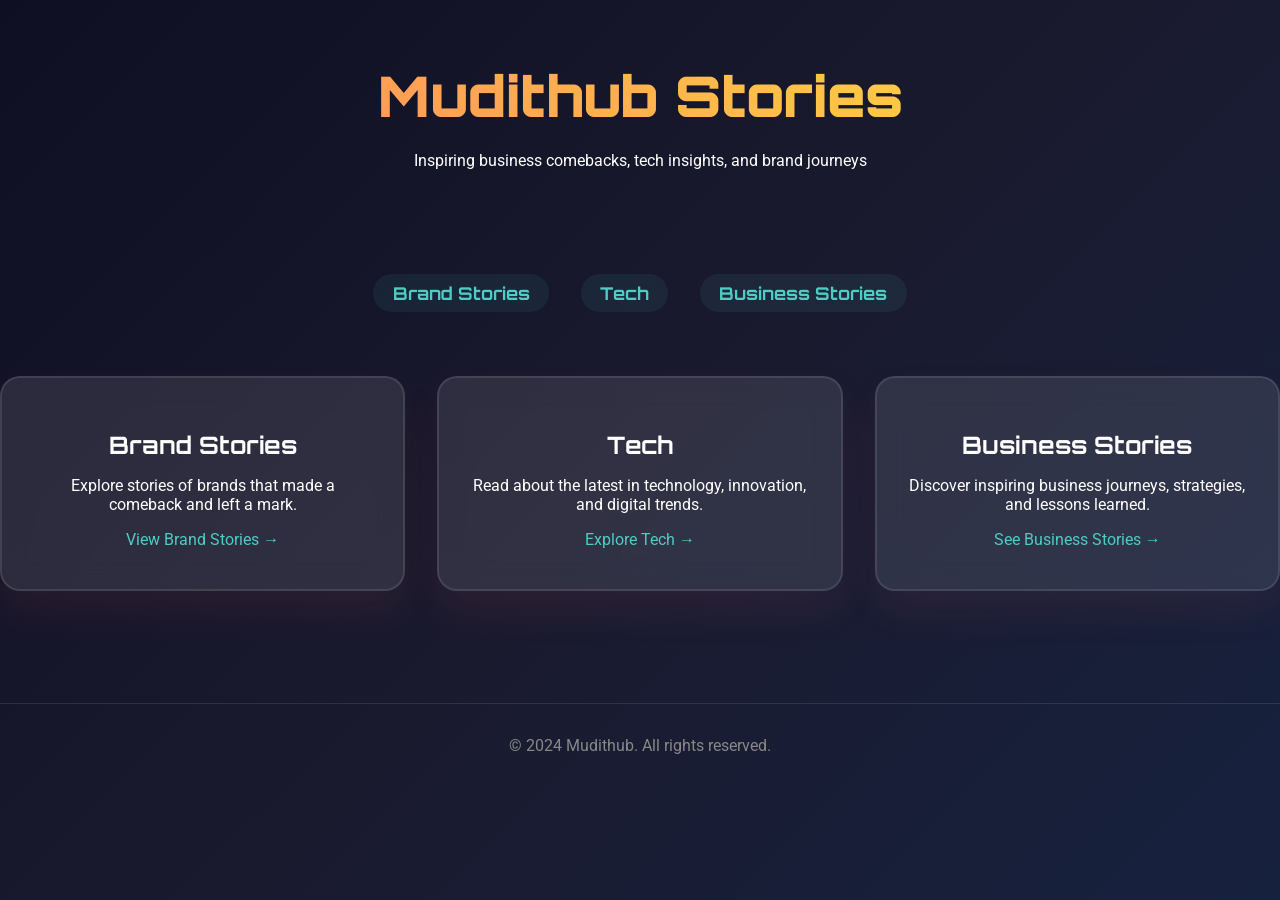
<file: index.html>
<!DOCTYPE html>
<html lang="en">
<head>
  <meta charset="UTF-8">
  <meta name="viewport" content="width=device-width, initial-scale=1.0">
  <title>Mudithub Stories</title>
  <link rel="icon" href="/mudithub-stagging/favicon.ico" type="image/x-icon">
  <link rel="stylesheet" href="assets/style.css">
</head>
<body>
  <header>
    <h1>Mudithub Stories</h1>
    <p>Inspiring business comebacks, tech insights, and brand journeys</p>
  </header>
  <nav class="main-nav">
    <a href="brand-stories/companies/" class="nav-link">Brand Stories</a>
    <a href="tech/" class="nav-link">Tech</a>
    <a href="business-stories/" class="nav-link">Business Stories</a>
  </nav>
  <section class="card-grid">
    <div class="card">
      <h2>Brand Stories</h2>
      <p>Explore stories of brands that made a comeback and left a mark.</p>
      <a href="brand-stories/companies/">View Brand Stories &rarr;</a>
    </div>
    <div class="card">
      <h2>Tech</h2>
      <p>Read about the latest in technology, innovation, and digital trends.</p>
      <a href="tech/">Explore Tech &rarr;</a>
    </div>
    <div class="card">
      <h2>Business Stories</h2>
      <p>Discover inspiring business journeys, strategies, and lessons learned.</p>
      <a href="business-stories/">See Business Stories &rarr;</a>
    </div>
  </section>
  <footer>
    &copy; 2024 Mudithub. All rights reserved.
  </footer>
</body>
</html>
</file>
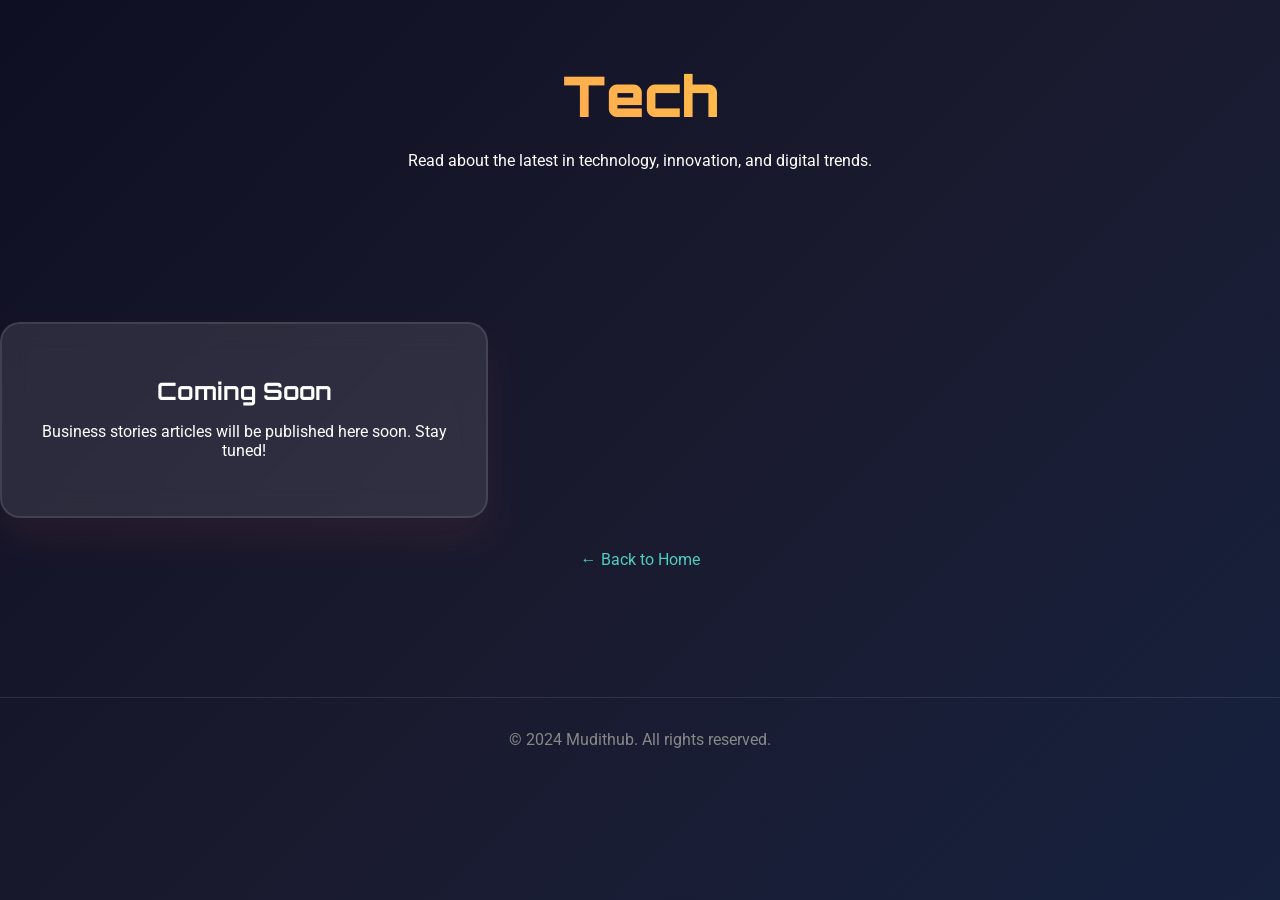
<file: business-stories/index.html>
<!DOCTYPE html>
<html lang="en">
<head>
  <meta charset="UTF-8">
  <meta name="viewport" content="width=device-width, initial-scale=1.0">
  <title>Business Stories</title>
  <link rel="icon" href="/mudithub-stagging/favicon.ico" type="image/x-icon">
  <link rel="stylesheet" href="../assets/style.css">
</head>
<body>
  <header>
    <h1>Tech</h1>
    <p>Read about the latest in technology, innovation, and digital trends.</p>
  </header>
  <main style="text-align:center; margin: 3rem 0;">
    <div class="card-grid">
      <div class="card">
        <h2>Coming Soon</h2>
        <p>Business stories articles will be published here soon. Stay tuned!</p>
      </div>
    </div>
    <a href="../index.html">&larr; Back to Home</a>
  </main>
  <footer>
    &copy; 2024 Mudithub. All rights reserved.
  </footer>
</body>
</html>
</file>
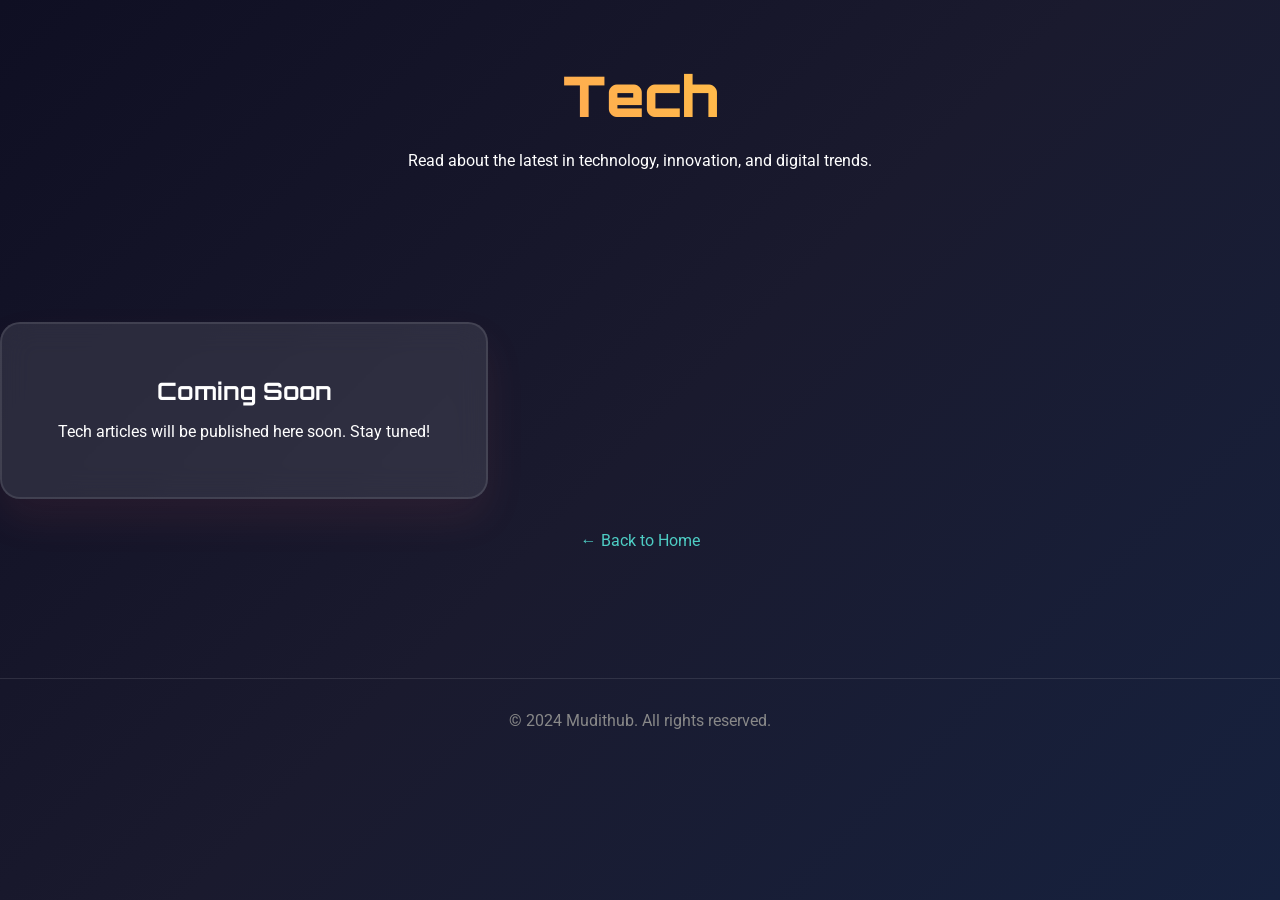
<file: tech/index.html>
<!DOCTYPE html>
<html lang="en">
<head>
  <meta charset="UTF-8">
  <meta name="viewport" content="width=device-width, initial-scale=1.0">
  <title>Tech</title>
  <link rel="icon" href="/mudithub-stagging/favicon.ico" type="image/x-icon">
  <link rel="stylesheet" href="../assets/style.css">
</head>
<body>
  <header>
    <h1>Tech</h1>
    <p>Read about the latest in technology, innovation, and digital trends.</p>
  </header>
  <main style="text-align:center; margin: 3rem 0;">
    <div class="card-grid">
      <div class="card">
        <h2>Coming Soon</h2>
        <p>Tech articles will be published here soon. Stay tuned!</p>
      </div>
    </div>
    <a href="../index.html">&larr; Back to Home</a>
  </main>
  <footer>
    &copy; 2024 Mudithub. All rights reserved.
  </footer>
</body>
</html>
</file>
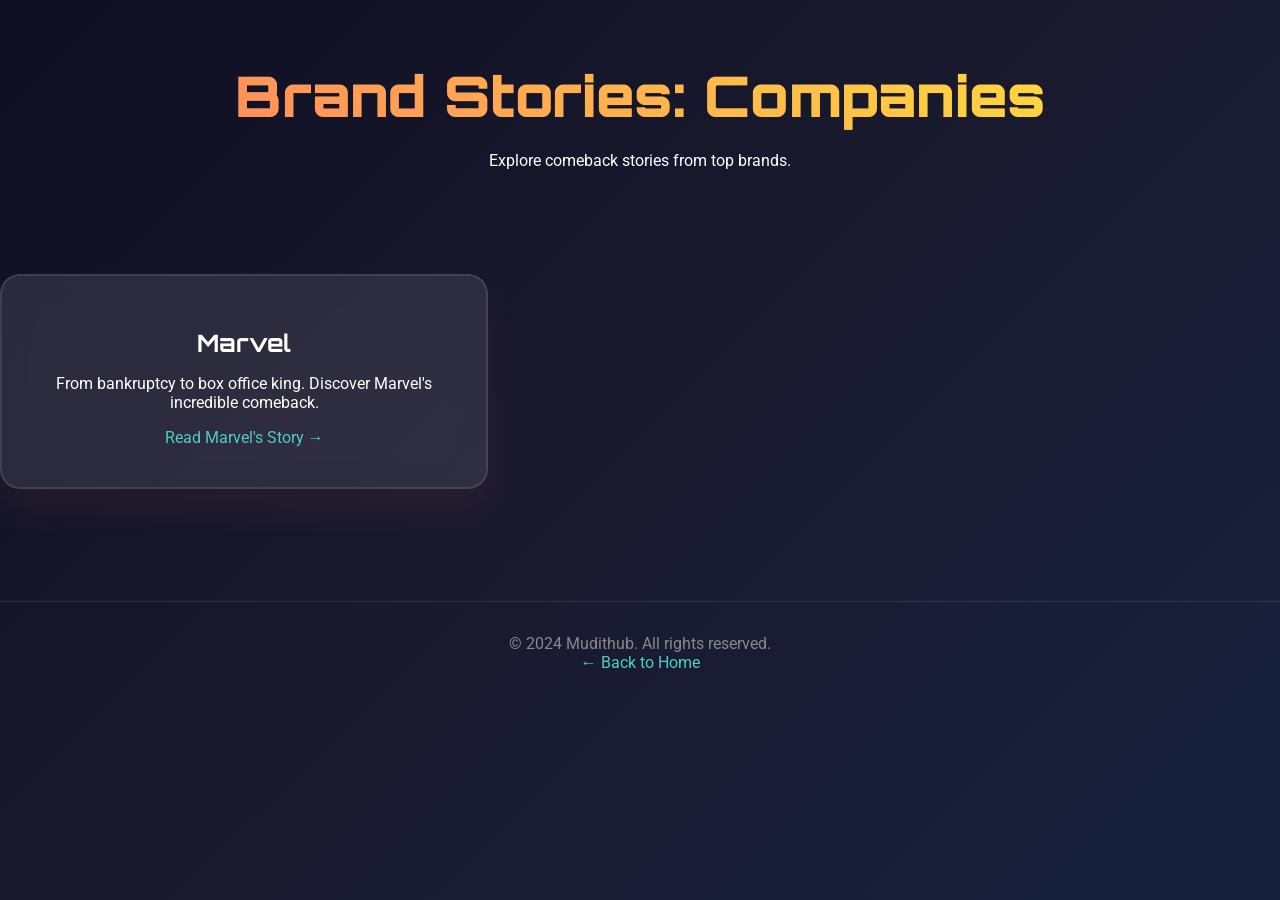
<file: brand-stories/companies/index.html>
<!DOCTYPE html>
<html lang="en">
<head>
  <meta charset="UTF-8">
  <meta name="viewport" content="width=device-width, initial-scale=1.0">
  <title>Brand Stories: Companies</title>
  <link rel="icon" href="/mudithub-stagging/favicon.ico" type="image/x-icon">
  <link rel="stylesheet" href="../../assets/style.css">
</head>
<body>
  <header>
    <h1>Brand Stories: Companies</h1>
    <p>Explore comeback stories from top brands.</p>
  </header>
  <section class="card-grid">
    <div class="card">
      <h2>Marvel</h2>
      <p>From bankruptcy to box office king. Discover Marvel's incredible comeback.</p>
      <a href="marvel/">Read Marvel's Story &rarr;</a>
    </div>
    <!-- Add more company cards here as you grow -->
  </section>
  <footer>
    &copy; 2024 Mudithub. All rights reserved.<br>
    <a href="../../index.html">&larr; Back to Home</a>
  </footer>
</body>
</html>
</file>
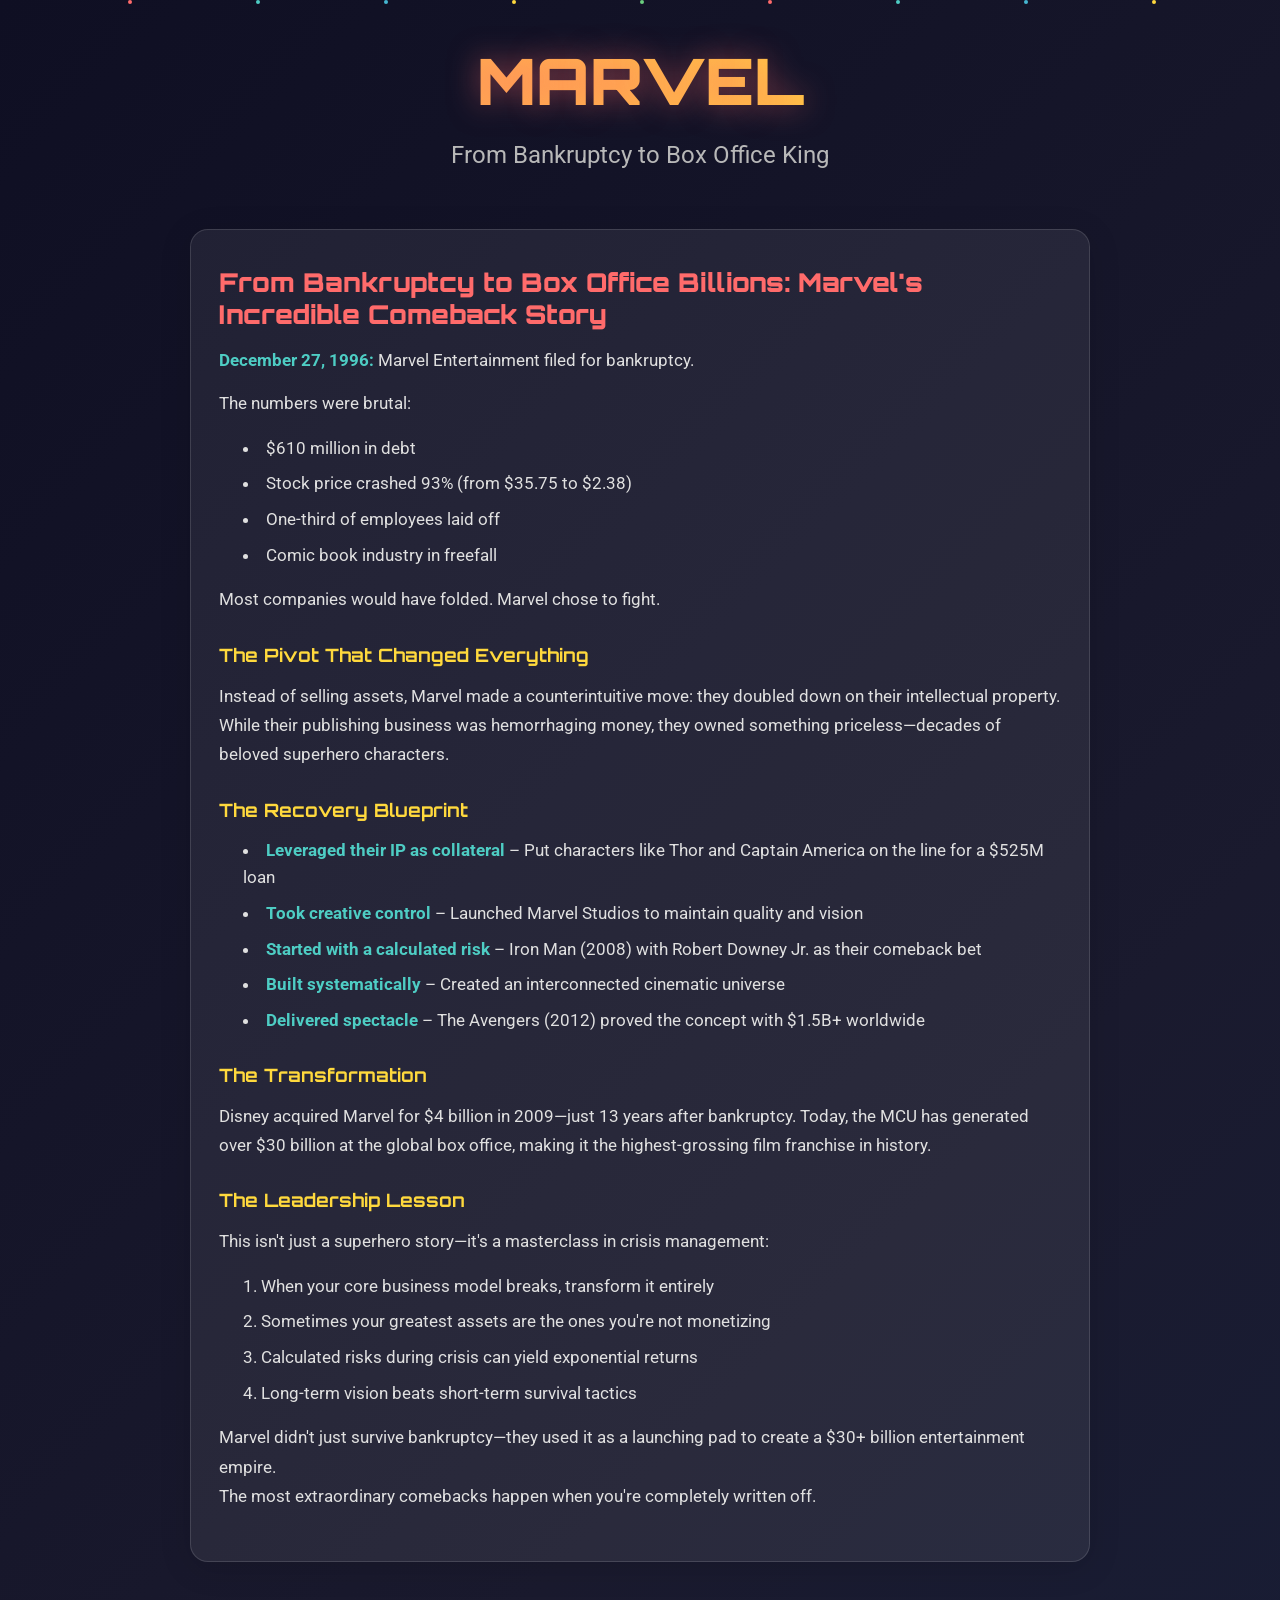
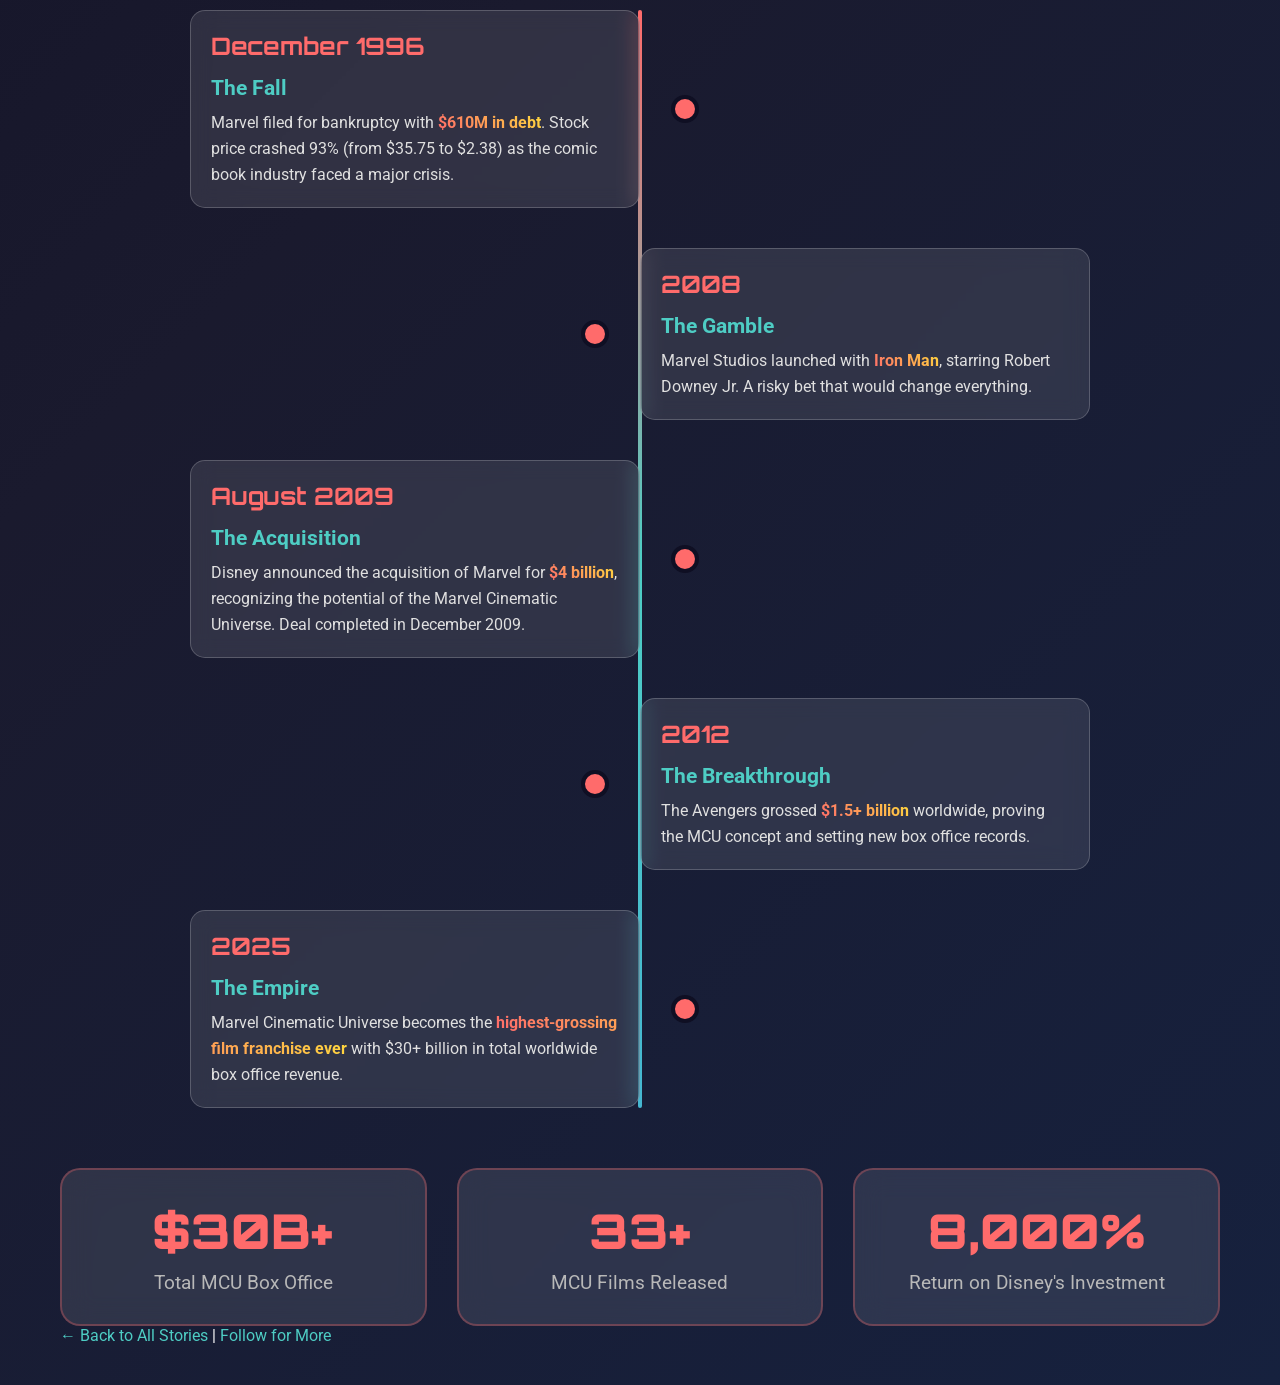
<file: companies/marvel/index.html>
<!DOCTYPE html>
<html lang="en">
<head>
    <meta charset="UTF-8">
    <meta name="viewport" content="width=device-width, initial-scale=1.0">
    <meta name="description" content="Marvel's incredible comeback: from bankruptcy to box office king. Discover how Marvel turned crisis into triumph and became a global entertainment powerhouse.">
    <title>Marvel: From Bankruptcy to Box Office King | Business Comeback Stories</title>
    <link rel="icon" href="/business-comeback-stories/favicon.ico" type="image/x-icon">
    <style>
        @import url('https://fonts.googleapis.com/css2?family=Orbitron:wght@400;700;900&family=Roboto:wght@300;400;700&display=swap');
        
        * {
            margin: 0;
            padding: 0;
            box-sizing: border-box;
        }
        
        body {
            font-family: 'Roboto', sans-serif;
            background: linear-gradient(135deg, #0f0f23 0%, #1a1a2e 50%, #16213e 100%);
            color: white;
            overflow-x: hidden;
        }
        
        .container {
            max-width: 1200px;
            margin: 0 auto;
            padding: 40px 20px;
            position: relative;
        }
        
        .header {
            text-align: center;
            margin-bottom: 60px;
            position: relative;
            z-index: 10;
        }
        
        .marvel-logo {
            font-family: 'Orbitron', sans-serif;
            font-size: 4rem;
            font-weight: 900;
            background: linear-gradient(45deg, #ff6b6b, #ffd93d, #6bcf7f, #4ecdc4, #45b7d1);
            background-size: 400% 400%;
            -webkit-background-clip: text;
            background-clip: text;
            -webkit-text-fill-color: transparent;
            animation: gradientShift 3s ease-in-out infinite;
            text-shadow: 0 0 30px rgba(255, 107, 107, 0.5);
            margin-bottom: 20px;
        }
        
        @keyframes gradientShift {
            0%, 100% { background-position: 0% 50%; }
            50% { background-position: 100% 50%; }
        }
        
        .subtitle {
            font-size: 1.5rem;
            color: #b8b8b8;
            margin-bottom: 10px;
        }
        
        .timeline {
            position: relative;
            max-width: 900px;
            margin: 0 auto;
        }
        
        .timeline::before {
            content: '';
            position: absolute;
            left: 50%;
            top: 0;
            bottom: 0;
            width: 4px;
            background: linear-gradient(to bottom, #ff6b6b, #4ecdc4, #45b7d1);
            transform: translateX(-50%);
            border-radius: 2px;
        }
        
        .timeline-item {
            position: relative;
            margin: 40px 0;
            padding: 20px;
            background: rgba(255, 255, 255, 0.1);
            backdrop-filter: blur(10px);
            border-radius: 15px;
            border: 1px solid rgba(255, 255, 255, 0.2);
            transition: transform 0.3s ease, box-shadow 0.3s ease;
        }
        
        .timeline-item:hover {
            transform: translateY(-5px);
            box-shadow: 0 20px 40px rgba(255, 107, 107, 0.2);
        }
        
        .timeline-item:nth-child(odd) {
            margin-right: 50%;
            margin-left: 0;
        }
        
        .timeline-item:nth-child(even) {
            margin-left: 50%;
            margin-right: 0;
        }
        
        .timeline-item::before {
            content: '';
            position: absolute;
            width: 20px;
            height: 20px;
            background: #ff6b6b;
            border-radius: 50%;
            border: 4px solid #0f0f23;
            top: 50%;
            transform: translateY(-50%);
        }
        
        .timeline-item:nth-child(odd)::before {
            right: -60px;
        }
        
        .timeline-item:nth-child(even)::before {
            left: -60px;
        }
        
        .year {
            font-family: 'Orbitron', sans-serif;
            font-size: 1.5rem;
            font-weight: 700;
            color: #ff6b6b;
            margin-bottom: 15px;
        }
        
        .event-title {
            font-size: 1.3rem;
            font-weight: 700;
            margin-bottom: 10px;
            color: #4ecdc4;
        }
        
        .event-description {
            font-size: 1rem;
            line-height: 1.6;
            color: #e0e0e0;
        }
        
        .highlight {
            background: linear-gradient(45deg, #ff6b6b, #ffd93d);
            -webkit-background-clip: text;
            background-clip: text;
            -webkit-text-fill-color: transparent;
            font-weight: 700;
        }
        
        .stats-container {
            display: grid;
            grid-template-columns: repeat(auto-fit, minmax(300px, 1fr));
            gap: 30px;
            margin-top: 60px;
        }
        
        .stat-card {
            background: rgba(255, 255, 255, 0.1);
            backdrop-filter: blur(15px);
            padding: 30px;
            border-radius: 20px;
            border: 2px solid rgba(255, 107, 107, 0.3);
            text-align: center;
            transition: transform 0.3s ease, border-color 0.3s ease;
        }
        
        .stat-card:hover {
            transform: scale(1.05);
            border-color: rgba(255, 107, 107, 0.8);
        }
        
        .stat-number {
            font-family: 'Orbitron', sans-serif;
            font-size: 3rem;
            font-weight: 900;
            color: #ff6b6b;
            margin-bottom: 10px;
        }
        
        .stat-label {
            font-size: 1.2rem;
            color: #b8b8b8;
        }
        
        .particles {
            position: absolute;
            top: 0;
            left: 0;
            width: 100%;
            height: 100%;
            pointer-events: none;
            z-index: 1;
        }
        
        .particle {
            position: absolute;
            width: 4px;
            height: 4px;
            background: #ff6b6b;
            border-radius: 50%;
            animation: float 6s infinite ease-in-out;
        }
        
        @keyframes float {
            0%, 100% { transform: translateY(0px) rotate(0deg); }
            50% { transform: translateY(-20px) rotate(180deg); }
        }
        
        .particle:nth-child(1) { left: 10%; animation-delay: 0s; }
        .particle:nth-child(2) { left: 20%; animation-delay: 1s; background: #4ecdc4; }
        .particle:nth-child(3) { left: 30%; animation-delay: 2s; background: #45b7d1; }
        .particle:nth-child(4) { left: 40%; animation-delay: 3s; background: #ffd93d; }
        .particle:nth-child(5) { left: 50%; animation-delay: 4s; background: #6bcf7f; }
        .particle:nth-child(6) { left: 60%; animation-delay: 5s; background: #ff6b6b; }
        .particle:nth-child(7) { left: 70%; animation-delay: 1.5s; background: #4ecdc4; }
        .particle:nth-child(8) { left: 80%; animation-delay: 2.5s; background: #45b7d1; }
        .particle:nth-child(9) { left: 90%; animation-delay: 3.5s; background: #ffd93d; }
        
        @media (max-width: 768px) {
            .marvel-logo {
                font-size: 2.5rem;
            }
            
            .timeline-item:nth-child(odd),
            .timeline-item:nth-child(even) {
                margin-left: 30px;
                margin-right: 0;
            }
            
            .timeline::before {
                left: 15px;
            }
            
            .timeline-item::before {
                left: -25px !important;
            }
            
            .stats-container {
                grid-template-columns: 1fr;
            }
        }

        .marvel-story,
        .marvel-story * {
            font-family: 'Roboto', sans-serif;
            color: #e0e0e0;
        }

        .marvel-story {
            background: rgba(255, 255, 255, 0.07);
            border: 1.5px solid rgba(255, 255, 255, 0.13);
            border-radius: 18px;
            padding: 36px 28px;
            margin-bottom: 48px;
            font-size: 1.08rem;
            max-width: 900px;
            margin-left: auto;
            margin-right: auto;
            box-shadow: 0 6px 32px 0 rgba(0,0,0,0.13);
        }

        .marvel-story h2, .marvel-story h3 {
            font-family: 'Orbitron', sans-serif;
            font-weight: 900;
            color: #ff6b6b;
            margin-bottom: 16px;
        }

        .marvel-story h3 {
            color: #ffd93d;
            font-size: 1.15rem;
            font-weight: 700;
            margin-top: 28px;
        }

        .marvel-story ul,
        .marvel-story ol {
            margin: 16px 0 16px 0;
            padding-left: 24px;
            list-style-position: inside;
        }

        .marvel-story li {
            margin-bottom: 8px;
            line-height: 1.6;
            font-size: 1.08rem;
            color: #e0e0e0;
        }

        .marvel-story strong {
            color: #4ecdc4;
            font-weight: 700;
        }

        .marvel-story p {
            margin-bottom: 14px;
            line-height: 1.7;
        }
    </style>
</head>
<body>
    <div class="particles">
        <div class="particle"></div>
        <div class="particle"></div>
        <div class="particle"></div>
        <div class="particle"></div>
        <div class="particle"></div>
        <div class="particle"></div>
        <div class="particle"></div>
        <div class="particle"></div>
        <div class="particle"></div>
    </div>
    
    <div class="container">
        <header class="header">
            <div class="marvel-logo">MARVEL</div>
            <div class="subtitle">From Bankruptcy to Box Office King</div>
        </header>
        
        <main>
            <div id="story-section"></div>
            <script>
                fetch('marvel-story.html')
                  .then(response => response.text())
                  .then(data => {
                    document.getElementById('story-section').innerHTML = data;
                  });
            </script>
            <div class="timeline">
                <div class="timeline-item">
                    <div class="year">December 1996</div>
                    <div class="event-title">The Fall</div>
                    <div class="event-description">
                        Marvel filed for bankruptcy with <span class="highlight">$610M in debt</span>. 
                        Stock price crashed 93% (from $35.75 to $2.38) as the comic book industry faced a major crisis.
                    </div>
                </div>
                
                <div class="timeline-item">
                    <div class="year">2008</div>
                    <div class="event-title">The Gamble</div>
                    <div class="event-description">
                        Marvel Studios launched with <span class="highlight">Iron Man</span>, 
                        starring Robert Downey Jr. A risky bet that would change everything.
                    </div>
                </div>
                
                <div class="timeline-item">
                    <div class="year">August 2009</div>
                    <div class="event-title">The Acquisition</div>
                    <div class="event-description">
                        Disney announced the acquisition of Marvel for <span class="highlight">$4 billion</span>, 
                        recognizing the potential of the Marvel Cinematic Universe. Deal completed in December 2009.
                    </div>
                </div>
                
                <div class="timeline-item">
                    <div class="year">2012</div>
                    <div class="event-title">The Breakthrough</div>
                    <div class="event-description">
                        The Avengers grossed <span class="highlight">$1.5+ billion</span> worldwide, 
                        proving the MCU concept and setting new box office records.
                    </div>
                </div>
                
                <div class="timeline-item">
                    <div class="year">2025</div>
                    <div class="event-title">The Empire</div>
                    <div class="event-description">
                        Marvel Cinematic Universe becomes the <span class="highlight">highest-grossing 
                        film franchise ever</span> with $30+ billion in total worldwide box office revenue.
                    </div>
                </div>
            </div>
            
            <div class="stats-container">
                <div class="stat-card">
                    <div class="stat-number">$30B+</div>
                    <div class="stat-label">Total MCU Box Office</div>
                </div>
                
                <div class="stat-card">
                    <div class="stat-number">33+</div>
                    <div class="stat-label">MCU Films Released</div>
                </div>
                
                <div class="stat-card">
                    <div class="stat-number">8,000%</div>
                    <div class="stat-label">Return on Disney's Investment</div>
                </div>
            </div>
        </main>
        <footer class="footer">
            <p class="footer-text">
                <a href="../../" style="color: #4ecdc4; text-decoration: none;">← Back to All Stories</a> | 
                <a href="https://linkedin.com/in/mjkota" style="color: #4ecdc4; text-decoration: none;" aria-label="Follow Mudit Jain on LinkedIn" target="_blank" rel="noopener noreferrer">Follow for More</a>
            </p>
        </footer>
    </div>
</body>
</html>
</file>
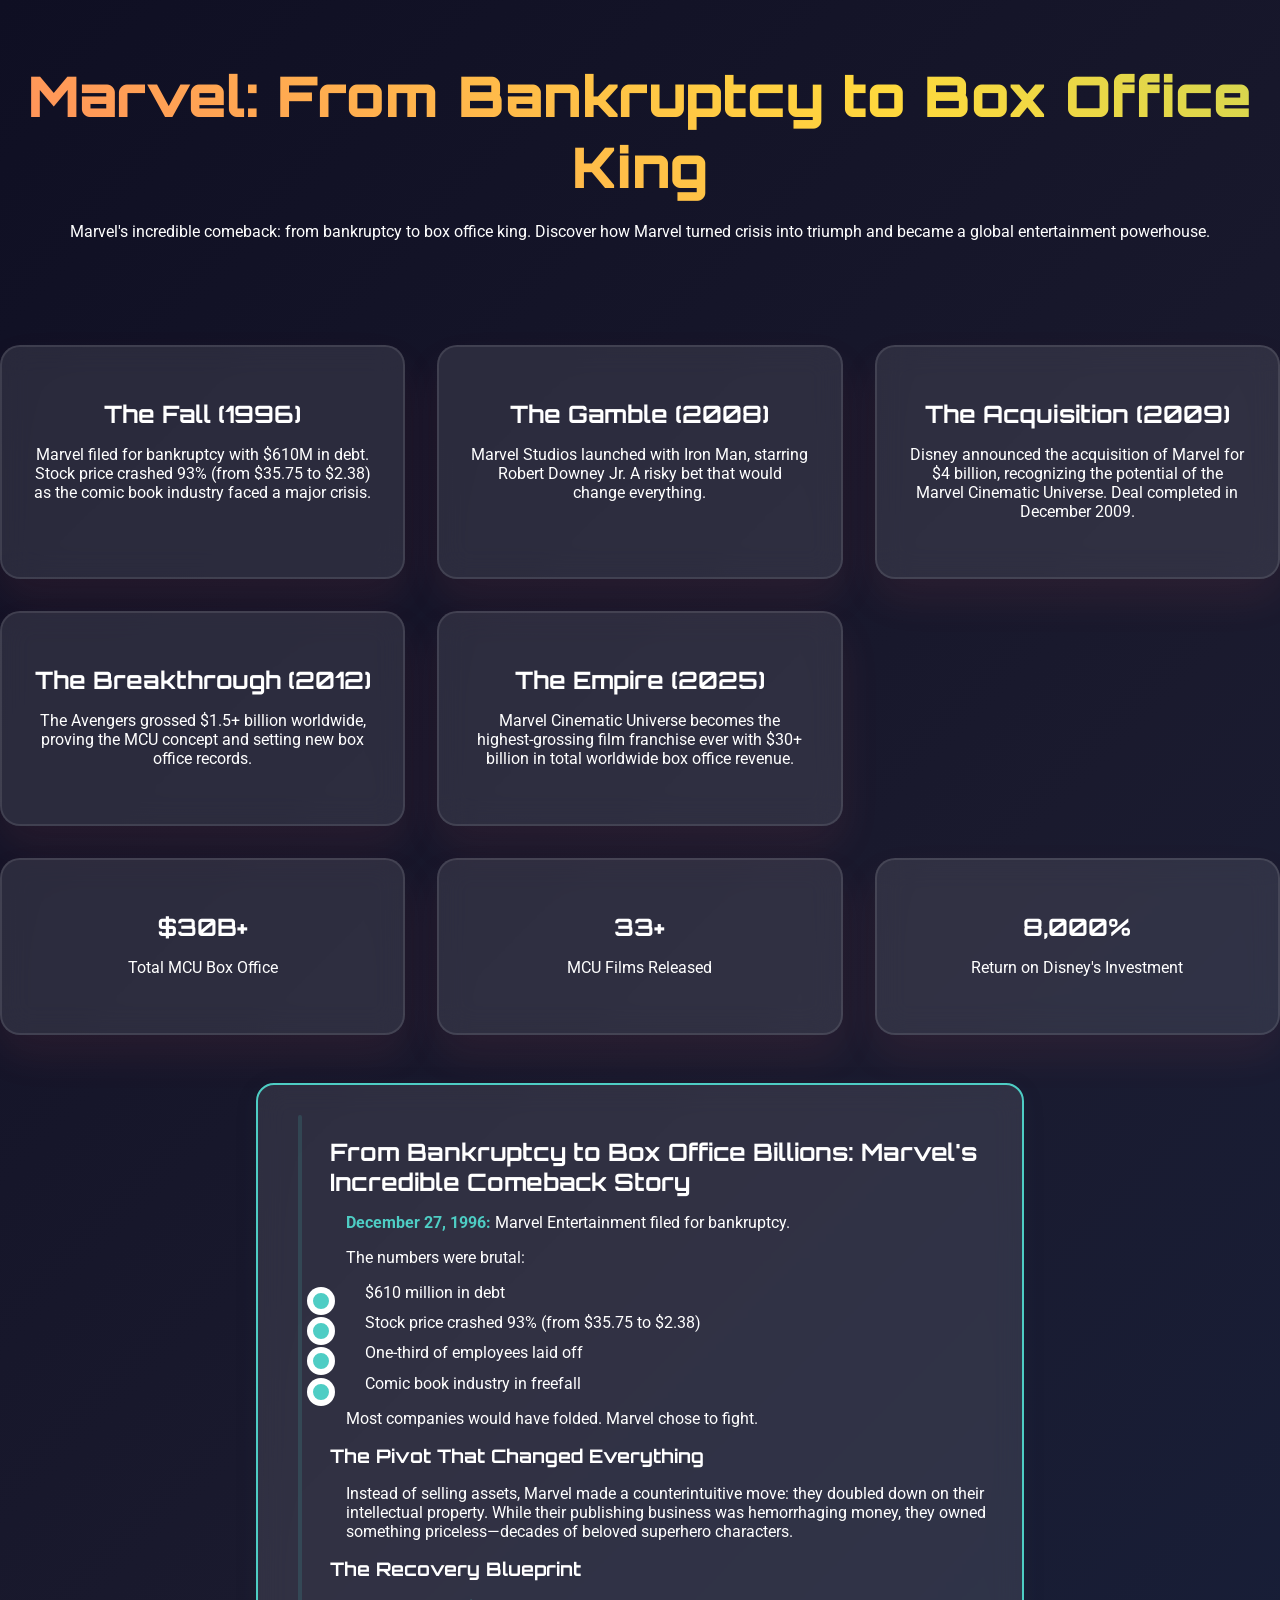
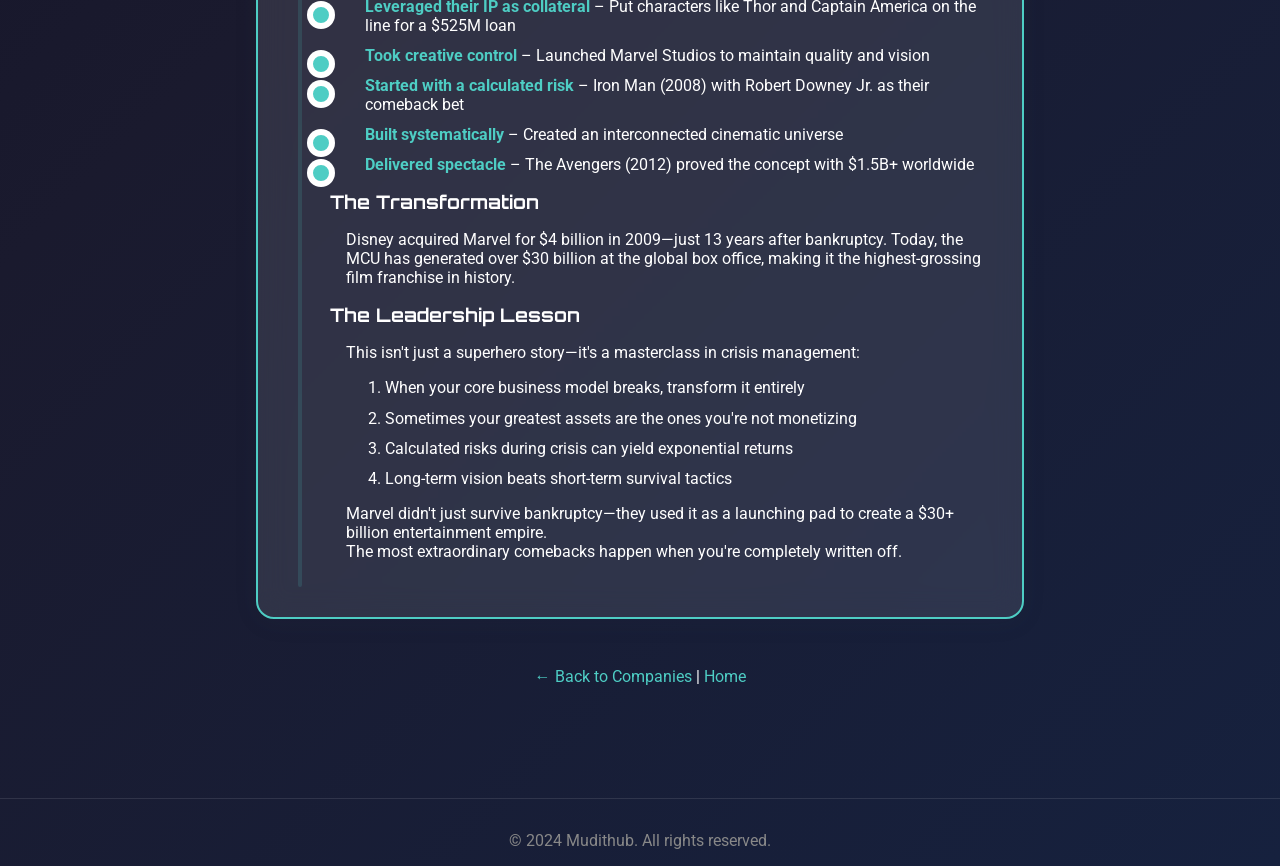
<file: brand-stories/companies/marvel/index.html>
<!DOCTYPE html>
<html lang="en">
<head>
  <meta charset="UTF-8">
  <meta name="viewport" content="width=device-width, initial-scale=1.0">
  <title>Marvel: From Bankruptcy to Box Office King | Business Comeback Stories</title>
  <link rel="icon" href="/mudithub-stagging/favicon.ico" type="image/x-icon">
  <link rel="stylesheet" href="../../../assets/style.css">
</head>
<body>
  <header>
    <h1>Marvel: From Bankruptcy to Box Office King</h1>
    <p>Marvel's incredible comeback: from bankruptcy to box office king. Discover how Marvel turned crisis into triumph and became a global entertainment powerhouse.</p>
  </header>
  <main>
    <section class="card-grid">
      <div class="card">
        <h2>The Fall (1996)</h2>
        <p>Marvel filed for bankruptcy with <span class="highlight">$610M in debt</span>. Stock price crashed 93% (from $35.75 to $2.38) as the comic book industry faced a major crisis.</p>
      </div>
      <div class="card">
        <h2>The Gamble (2008)</h2>
        <p>Marvel Studios launched with <span class="highlight">Iron Man</span>, starring Robert Downey Jr. A risky bet that would change everything.</p>
      </div>
      <div class="card">
        <h2>The Acquisition (2009)</h2>
        <p>Disney announced the acquisition of Marvel for <span class="highlight">$4 billion</span>, recognizing the potential of the Marvel Cinematic Universe. Deal completed in December 2009.</p>
      </div>
      <div class="card">
        <h2>The Breakthrough (2012)</h2>
        <p>The Avengers grossed <span class="highlight">$1.5+ billion</span> worldwide, proving the MCU concept and setting new box office records.</p>
      </div>
      <div class="card">
        <h2>The Empire (2025)</h2>
        <p>Marvel Cinematic Universe becomes the <span class="highlight">highest-grossing film franchise ever</span> with $30+ billion in total worldwide box office revenue.</p>
      </div>
    </section>
    <section class="card-grid">
      <div class="card">
        <h2>$30B+</h2>
        <p>Total MCU Box Office</p>
      </div>
      <div class="card">
        <h2>33+</h2>
        <p>MCU Films Released</p>
      </div>
      <div class="card">
        <h2>8,000%</h2>
        <p>Return on Disney's Investment</p>
      </div>
    </section>
    <section class="timeline-box">
      <div class="marvel-story">
        <h2>From Bankruptcy to Box Office Billions: Marvel's Incredible Comeback Story</h2>
        <p><strong>December 27, 1996:</strong> Marvel Entertainment filed for bankruptcy.</p>
        <p>The numbers were brutal:</p>
        <ul>
            <li>$610 million in debt</li>
            <li>Stock price crashed 93% (from $35.75 to $2.38)</li>
            <li>One-third of employees laid off</li>
            <li>Comic book industry in freefall</li>
        </ul>
        <p>Most companies would have folded. Marvel chose to fight.</p>
        <h3>The Pivot That Changed Everything</h3>
        <p>Instead of selling assets, Marvel made a counterintuitive move: they doubled down on their intellectual property. While their publishing business was hemorrhaging money, they owned something priceless—decades of beloved superhero characters.</p>
        <h3>The Recovery Blueprint</h3>
        <ul>
            <li><strong>Leveraged their IP as collateral</strong> – Put characters like Thor and Captain America on the line for a $525M loan</li>
            <li><strong>Took creative control</strong> – Launched Marvel Studios to maintain quality and vision</li>
            <li><strong>Started with a calculated risk</strong> – Iron Man (2008) with Robert Downey Jr. as their comeback bet</li>
            <li><strong>Built systematically</strong> – Created an interconnected cinematic universe</li>
            <li><strong>Delivered spectacle</strong> – The Avengers (2012) proved the concept with $1.5B+ worldwide</li>
        </ul>
        <h3>The Transformation</h3>
        <p>Disney acquired Marvel for $4 billion in 2009—just 13 years after bankruptcy. Today, the MCU has generated over $30 billion at the global box office, making it the highest-grossing film franchise in history.</p>
        <h3>The Leadership Lesson</h3>
        <p>This isn't just a superhero story—it's a masterclass in crisis management:</p>
        <ol>
            <li>When your core business model breaks, transform it entirely</li>
            <li>Sometimes your greatest assets are the ones you're not monetizing</li>
            <li>Calculated risks during crisis can yield exponential returns</li>
            <li>Long-term vision beats short-term survival tactics</li>
        </ol>
        <p>Marvel didn't just survive bankruptcy—they used it as a launching pad to create a $30+ billion entertainment empire.<br>
        The most extraordinary comebacks happen when you're completely written off.</p>
      </div>
    </section>
    <div style="text-align:center; margin:2rem 0;">
      <a href="../index.html">&larr; Back to Companies</a> |
      <a href="../../../index.html">Home</a>
    </div>
  </main>
  <footer>
    &copy; 2024 Mudithub. All rights reserved.
  </footer>
</body>
</html>
</file>
<file: assets/style.css>
@import url('https://fonts.googleapis.com/css2?family=Orbitron:wght@400;700;900&family=Roboto:wght@300;400;700&display=swap');

:root {
  --primary: #0f0f23;
  --secondary: #1a1a2e;
  --accent: #4ecdc4;
  --danger: #ff6b6b;
  --warning: #ffd93d;
  --success: #4caf50;
  --bg-gradient: linear-gradient(135deg, #0f0f23 0%, #1a1a2e 50%, #16213e 100%);
  --card-bg: rgba(255,255,255,0.10);
  --card-border: rgba(255,255,255,0.10);
  --card-blur: blur(15px);
  --text: #fff;
  --text-muted: #b8b8b8;
  --text-light: #e0e0e0;
  --border: #e0e6ed;
}

body {
  font-family: 'Roboto', Arial, sans-serif;
  background: var(--bg-gradient);
  color: var(--text);
  margin: 0;
  padding: 0;
  min-height: 100vh;
  display: flex;
  flex-direction: column;
}

header {
  text-align: center;
  margin-bottom: 2.5rem;
  background: none;
  color: var(--text);
  padding: 2rem 0 1rem 0;
}

h1, h2, h3 {
  font-family: 'Orbitron', Arial, sans-serif;
  font-weight: 700;
  margin: 0.5em 0;
}

h1 {
  font-size: 3.5rem;
  font-weight: 900;
  background: linear-gradient(45deg, #ff6b6b, #ffd93d, #6bcf7f, #4ecdc4, #45b7d1);
  background-size: 400% 400%;
  -webkit-background-clip: text;
  background-clip: text;
  -webkit-text-fill-color: transparent;
  animation: gradientShift 3s ease-in-out infinite;
  margin-bottom: 20px;
}

@keyframes gradientShift {
  0%, 100% { background-position: 0% 50%; }
  50% { background-position: 100% 50%; }
}

.subtitle {
  font-size: 1.5rem;
  color: var(--text-muted);
  margin-bottom: 30px;
}

.description {
  font-size: 1.2rem;
  color: var(--text-light);
  max-width: 600px;
  margin: 0 auto 2rem auto;
  line-height: 1.6;
}

.main-nav {
  display: flex;
  justify-content: center;
  gap: 2rem;
  margin: 2rem 0;
}

.nav-link {
  color: var(--accent);
  text-decoration: none;
  font-weight: 700;
  font-family: 'Orbitron', Arial, sans-serif;
  font-size: 1.1rem;
  padding: 0.5rem 1.2rem;
  border-radius: 20px;
  background: rgba(76, 205, 196, 0.08);
  transition: background 0.2s, color 0.2s;
}
.nav-link:hover {
  background: var(--accent);
  color: #0f0f23;
}

.card-grid {
  display: grid;
  grid-template-columns: repeat(auto-fit, minmax(350px, 1fr));
  gap: 2rem;
  justify-content: center;
  margin: 2rem 0;
}

.card {
  background: var(--card-bg);
  border: 2px solid var(--card-border);
  border-radius: 20px;
  box-shadow: 0 20px 40px rgba(255, 107, 107, 0.08);
  padding: 2.5rem 2rem;
  min-width: 220px;
  max-width: 420px;
  text-align: center;
  transition: transform 0.3s, border-color 0.3s, box-shadow 0.3s;
  backdrop-filter: var(--card-blur);
  color: var(--text);
  cursor: pointer;
  text-decoration: none;
  display: block;
}
.card:hover {
  transform: translateY(-10px);
  border-color: var(--danger);
  box-shadow: 0 20px 40px rgba(255, 107, 107, 0.2);
}

.card .company-name {
  font-family: 'Orbitron', Arial, sans-serif;
  font-size: 2rem;
  font-weight: 700;
  margin-bottom: 15px;
  color: var(--danger);
}

.card .company-name.available {
  color: var(--success);
}

.card .story-preview {
  font-size: 1rem;
  color: var(--text-muted);
  margin-bottom: 20px;
  line-height: 1.5;
}

.card .story-stats {
  display: flex;
  justify-content: space-between;
  margin-bottom: 20px;
}

.card .stat {
  text-align: center;
}

.card .stat-number {
  font-family: 'Orbitron', Arial, sans-serif;
  font-size: 1.5rem;
  font-weight: 700;
  color: var(--accent);
  margin-bottom: 5px;
}

.card .stat-label {
  font-size: 0.9rem;
  color: #888;
}

.card .status-badge {
  padding: 8px 16px;
  border-radius: 20px;
  font-size: 0.9rem;
  font-weight: 600;
  text-align: center;
  background: rgba(76, 205, 196, 0.2);
  color: var(--accent);
  border: 1px solid rgba(76, 205, 196, 0.5);
  margin-top: 10px;
  display: inline-block;
}

.card .status-badge.available-badge {
  background: rgba(76, 175, 80, 0.2);
  color: var(--success);
  border: 1px solid rgba(76, 175, 80, 0.5);
}

.card .status-badge.coming-soon-badge {
  background: rgba(255, 193, 7, 0.2);
  color: #ffc107;
  border: 1px solid rgba(255, 193, 7, 0.5);
}

.card.coming-soon {
  opacity: 0.7;
  cursor: not-allowed;
}

.card.coming-soon:hover {
  transform: none;
  border-color: rgba(255, 255, 255, 0.3);
  box-shadow: none;
}

footer, .footer {
  text-align: center;
  color: #888;
  padding: 2rem 0 1rem 0;
  font-size: 1rem;
  border-top: 1px solid rgba(255,255,255,0.1);
  margin-top: 80px;
}

.footer-text {
  color: #4ecdc4;
  font-size: 1rem;
}

a {
  color: var(--accent);
  text-decoration: none;
  transition: color 0.2s;
}
a:hover {
  color: #1a5edb;
}

.timeline-box {
  max-width: 700px;
  margin: 3rem auto;
  background: var(--card-bg);
  border: 2px solid var(--accent);
  border-radius: 18px;
  box-shadow: 0 4px 24px rgba(45,58,75,0.08);
  padding: 2.5rem 2rem;
  position: relative;
  backdrop-filter: var(--card-blur);
}

.timeline-box::before {
  content: '';
  position: absolute;
  left: 40px;
  top: 30px;
  bottom: 30px;
  width: 4px;
  background: var(--accent);
  border-radius: 2px;
  opacity: 0.15;
}

.marvel-story h2, .marvel-story h3 {
  margin-left: 2.5rem;
}

.marvel-story ul, .marvel-story ol, .marvel-story p {
  margin-left: 3.5rem;
}

.marvel-story strong {
  color: var(--accent);
}

.marvel-story ul {
  list-style: none;
  padding-left: 0;
}

.marvel-story ul li {
  position: relative;
  margin-bottom: 0.7em;
  padding-left: 1.2em;
}

.marvel-story ul li::before {
  content: '';
  position: absolute;
  left: -2.2em;
  top: 0.5em;
  width: 16px;
  height: 16px;
  background: var(--accent);
  border-radius: 50%;
  box-shadow: 0 0 0 4px #fff;
  border: 2px solid #fff;
  z-index: 2;
}

.marvel-story ol {
  margin-left: 3.5rem;
  padding-left: 1.2em;
}

.marvel-story ol li {
  margin-bottom: 0.7em;
  position: relative;
  padding-left: 0.2em;
  list-style-position: inside;
}

.marvel-story ol li::before {
  content: none;
}

@media (max-width: 900px) {
  .card-grid {
    grid-template-columns: 1fr;
  }
  .timeline-box {
    padding: 1.2rem 0.5rem;
  }
  .marvel-story h2, .marvel-story h3, .marvel-story ul, .marvel-story ol, .marvel-story p {
    margin-left: 1.2rem;
  }
}
</file>
